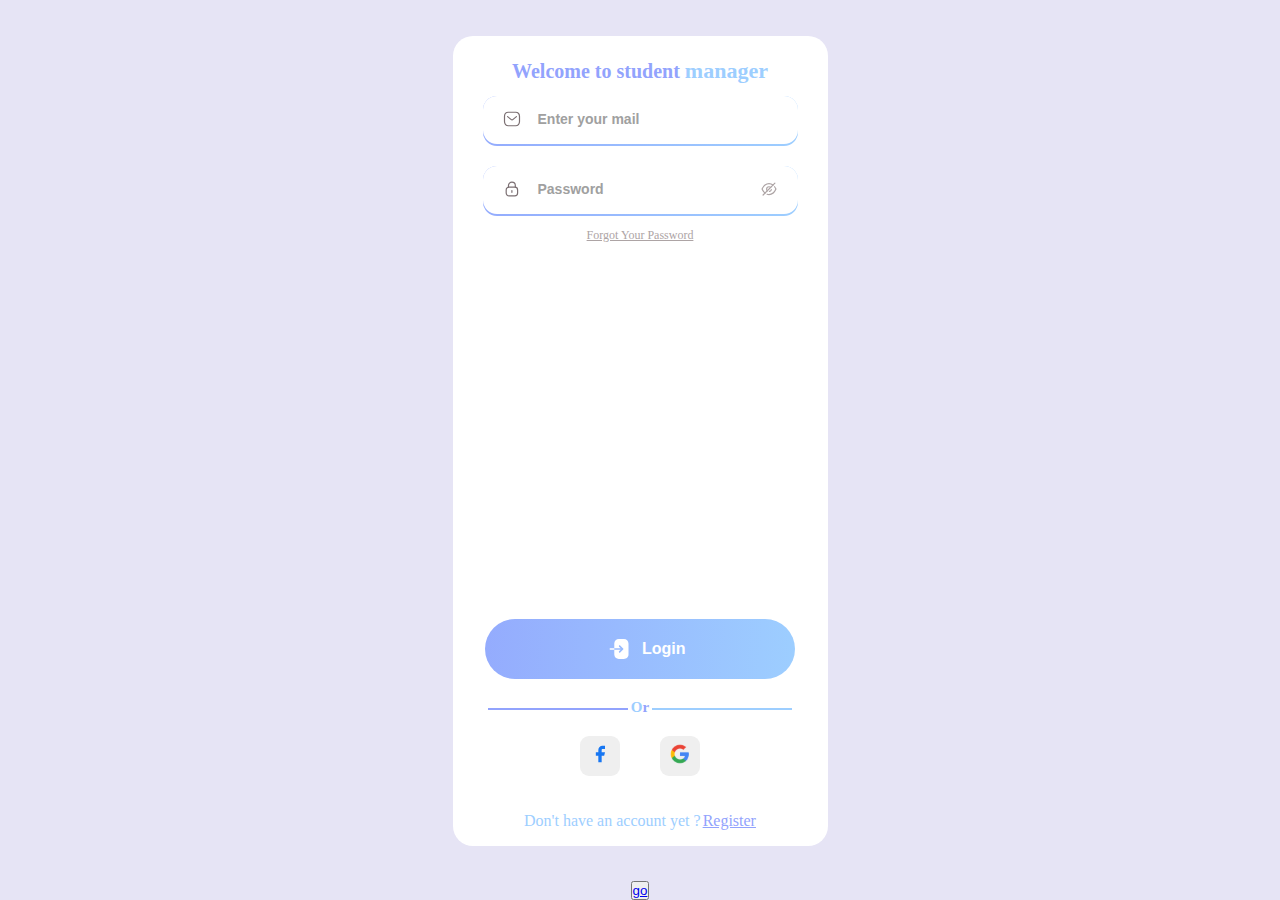
<file: index.html>
<!DOCTYPE html>
<html lang="en">

<head>
    <meta charset="UTF-8">
    <meta http-equiv="X-UA-Compatible" content="IE=edge">
    <meta name="viewport" content="width=device-width, initial-scale=1.0">
    <link rel="stylesheet" href="login.css">
    <title>Login Page</title>
</head>
<!-- 
    ====================================
    ====================================
            LOGIN PAGE ONLY
    ====================================
    ====================================

 -->

<body>

    <main class="login-form">
        <section class="part-one">
            <div class="login-header">
                <h1>Welcome to student <span> manager</span></h2>

            </div>
            <div class="login-inputs">
                <span class="border-input"> <input type="email" id="input-mail" placeholder="Enter your mail">
                </span>
                <span class="border-input"> <input type="password" id="input-password" placeholder="Password">
                </span>
            </div>
            <a href="#" class="forgot-p">Forgot Your Password</a>
        </section>


        <section class="part-two">
            <button class="login-btn" id="login-btn">
                <img src="images/icon/Login.svg" alt=""> <span class="l-span">Login</span>
            </button>
            <p class="or"><span>O</span>r</p>
            <div class="media">
                <button class="goodle"><img src="images/icon/facebook.svg" alt=""></button>
                <button class="facebook"><img src="images/icon/gogle.svg" alt=""></button>
            </div>
            <a class="register" href="#">Don't have an account yet ? <span> Register</span> </a>
        </section>

    </main>
    <button><a href="/pages/home/home.html">go</a></button>
    <script src="/script/utility.js"></script>
    <script src="/script/login.js"></script>
    <!-- https://www.figma.com/file/SINK36N28noclipKdQMMok/login-page-(Community)?node-id=1-148&t=6Y17fcaX2GcHJFlf-0 -->
</body>

</html>
</file>
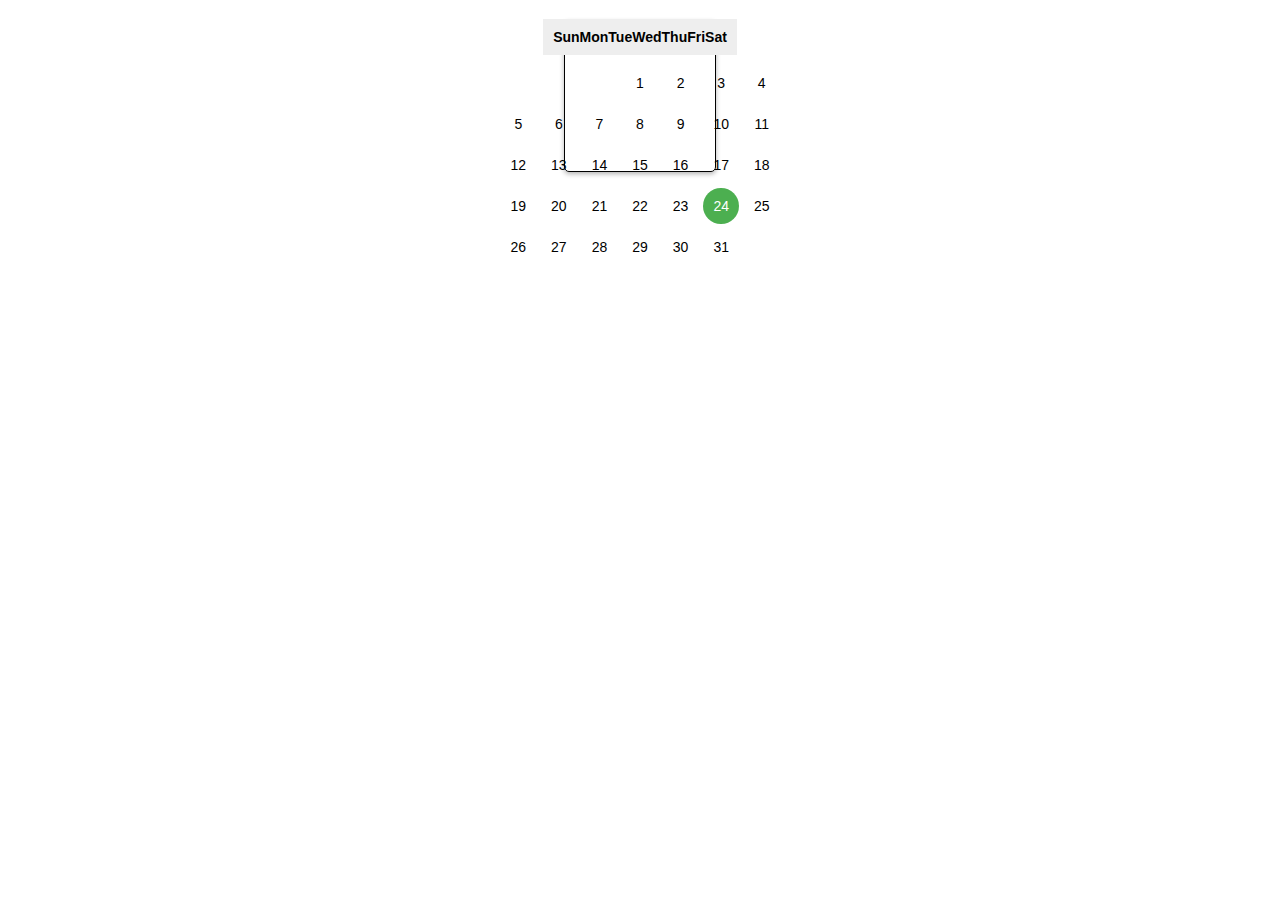
<file: calandeter/index.html>
<!DOCTYPE html>
<html>

<head>
    <meta charset="UTF-8">
    <title>Real-Time Calendar</title>
    <link rel="stylesheet" href="n.css">
</head>

<body>
    <div class="calendar" id="calendar">
        <div class="header">
            <button id="prev">&#8249;</button>
            <h2 id="month-year"></h2>
            <button id="next">&#8250;</button>
        </div>
        <div class="days">
            <div>Sun</div>
            <div>Mon</div>
            <div>Tue</div>
            <div>Wed</div>
            <div>Thu</div>
            <div>Fri</div>
            <div>Sat</div>
        </div>
        <div class="cells"></div>
    </div>

    <!-- <form>
        <label for="selected-date">Selected Date:</label>
        <input type="text" id="selected-date" name="selected-date" readonly>
    </form> -->

    <script src="n.js"></script>
</body>

</html>
</file>
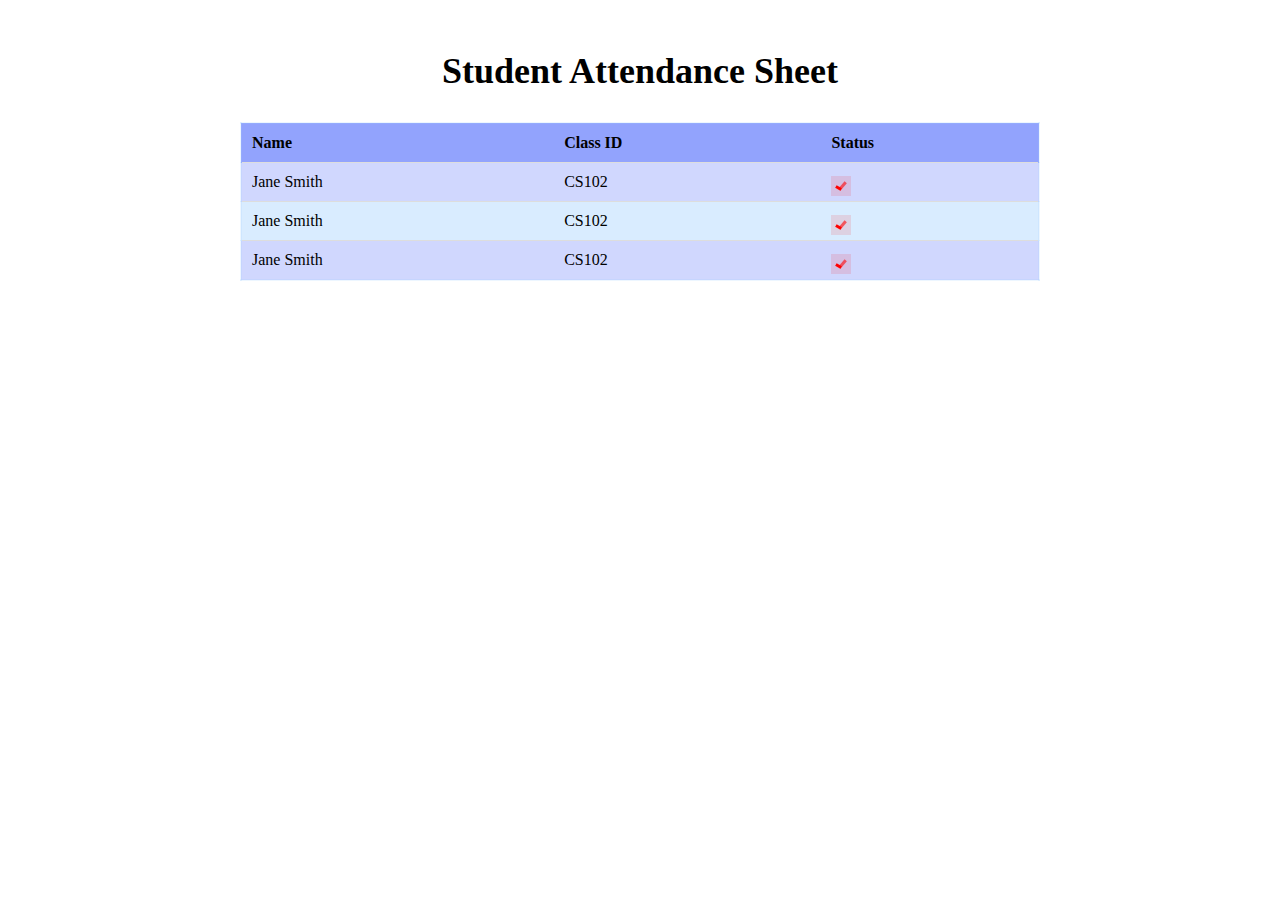
<file: test/index.html>
<!DOCTYPE html>
<html lang="en">

<head>
    <meta charset="UTF-8">
    <meta http-equiv="X-UA-Compatible" content="IE=edge">
    <meta name="viewport" content="width=device-width, initial-scale=1.0">
    <title>Document</title>
    <link rel="stylesheet" href="style.css">
</head>

<body>
    <!DOCTYPE html>
    <html>


    <div class="attendance-sheet">
        <h1>Student Attendance Sheet</h1>
        <table>
            <thead>
                <tr>
                    <th>Name</th>
                    <th>Class ID</th>
                    <th> Status</th>
                </tr>
            </thead>
            <tbody>

                <tr>
                    <td>Jane Smith</td>
                    <td>CS102</td>
                    <td>
                        <label class="checkbox-container">
                            <input type="checkbox">
                            <span class="checkmark"></span>
                        </label>
                    </td>
                </tr>
                <tr>
                    <td>Jane Smith</td>
                    <td>CS102</td>
                    <td>
                        <label class="checkbox-container">
                            <input type="checkbox">
                            <span class="checkmark"></span>
                        </label>
                    </td>
                </tr>
                <tr>
                    <td>Jane Smith</td>
                    <td>CS102</td>
                    <td>
                        <label class="checkbox-container">
                            <input type="checkbox">
                            <span class="checkmark"></span>
                        </label>
                    </td>
                </tr>

            </tbody>
        </table>
    </div>


</body>

</html>
</file>
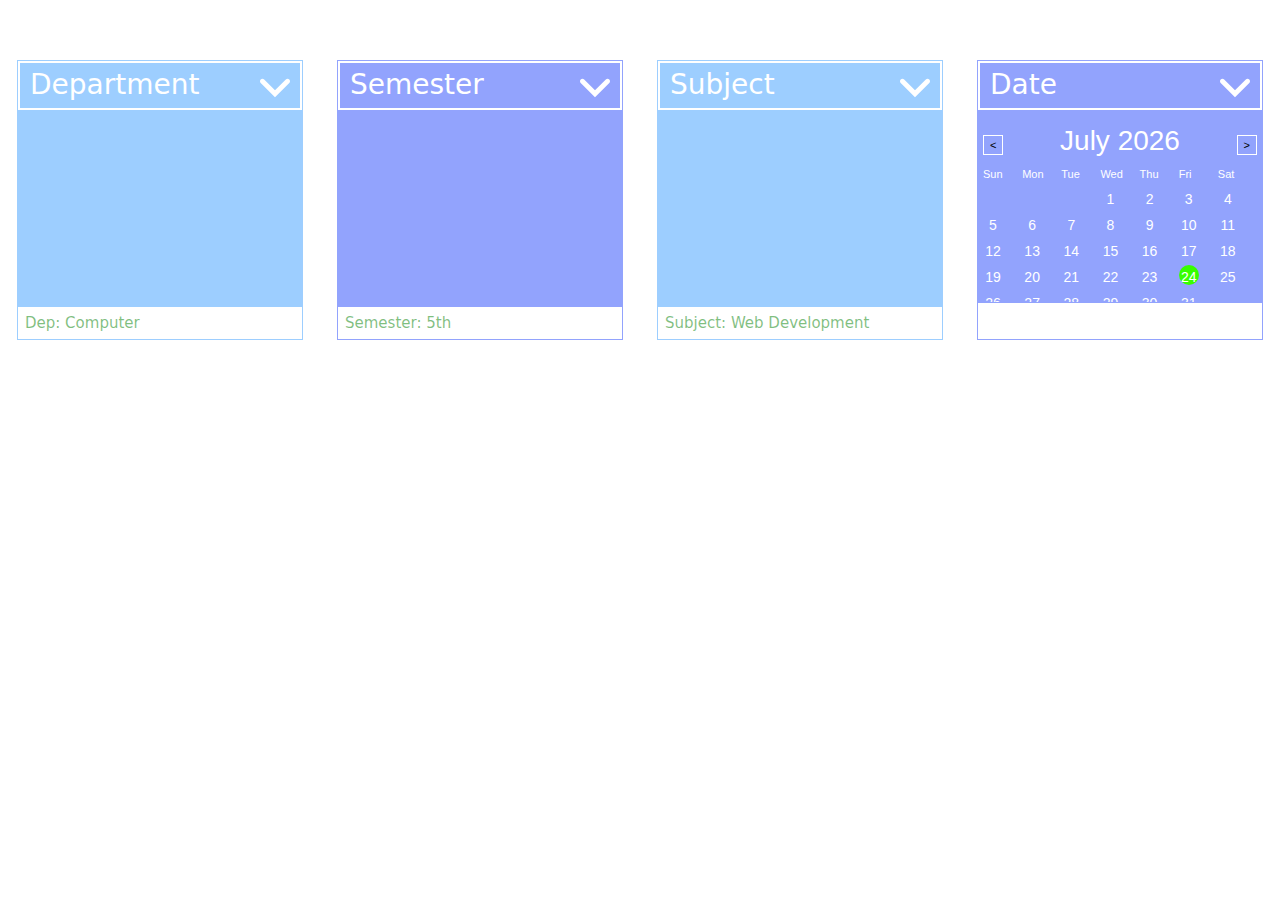
<file: pages/home/home.html>
<!DOCTYPE html>
<html lang="en">

<head>
    <meta charset="UTF-8">
    <meta http-equiv="X-UA-Compatible" content="IE=edge">
    <meta name="viewport" content="width=device-width, initial-scale=1.0">
    <link rel="stylesheet" href="../../bootstrap/css/bootstrap.min.css">
    <link rel="stylesheet" href="home.css">
    <title>Document</title>
</head>

<body>
    <header>
        <nav>

        </nav>
    </header>
    <section class="w-100 ">
        <div class="row w-100">
            <div class="col-12 col-md-6 col-lg-3">
                <div class="content">
                    <h1 class="title">Department <span> <img src="../../images/icon/angle-down.svg" alt=""></span> </h1>
                    <h2 class="selected-info">Dep: Computer</h2>

                </div>
            </div>
            <div class="col-12 col-md-6 col-lg-3 ">
                <div class="content" id="c2">
                    <h1 class="title">Semester <span> <img src="../../images/icon/angle-down.svg" alt=""></span> </h1>

                    <h2 class="selected-info">Semester: 5th</h2>

                </div>
            </div>
            <div class="col-12 col-md-6 col-lg-3">
                <div class="content">
                    <h1 class="title">Subject <span> <img src="../../images/icon/angle-down.svg" alt=""></span> </h1>
                    <h2 class="selected-info">Subject: Web Development</h2>


                </div>
            </div>
            <div class="col-12 col-md-6 col-lg-3">
                <div class="content" id="c4">
                    <h1 class="title">Date <span> <img src="../../images/icon/angle-down.svg" alt=""></span> </h1>

                    <div class="calendar">
                        <div class="header">
                            <button id="prev-btn">&lt;</button>
                            <h1 id="month-year"></h1>
                            <button id="next-btn">&gt;</button>
                        </div>
                        <div class="weekdays">
                            <div>Sun</div>
                            <div>Mon</div>
                            <div>Tue</div>
                            <div>Wed</div>
                            <div>Thu</div>
                            <div>Fri</div>
                            <div>Sat</div>
                        </div>
                        <div class="days"></div>

                    </div>

                    <input class="selected-info" type="text" id="selected-date" readonly>

                </div>
            </div>


        </div>
    </section>

    <script src="../../script/home.js"></script>
    <script src="../../bootstrap/js/bootstrap.bundle.min.js"></script>
    <!-- https://preview.themeforest.net/item/akkhor-school-management-admin-template/full_screen_preview/23687250?_ga=2.10778870.33977400.1680617099-1183953063.1674537693 -->

</body>

</html>
</file>
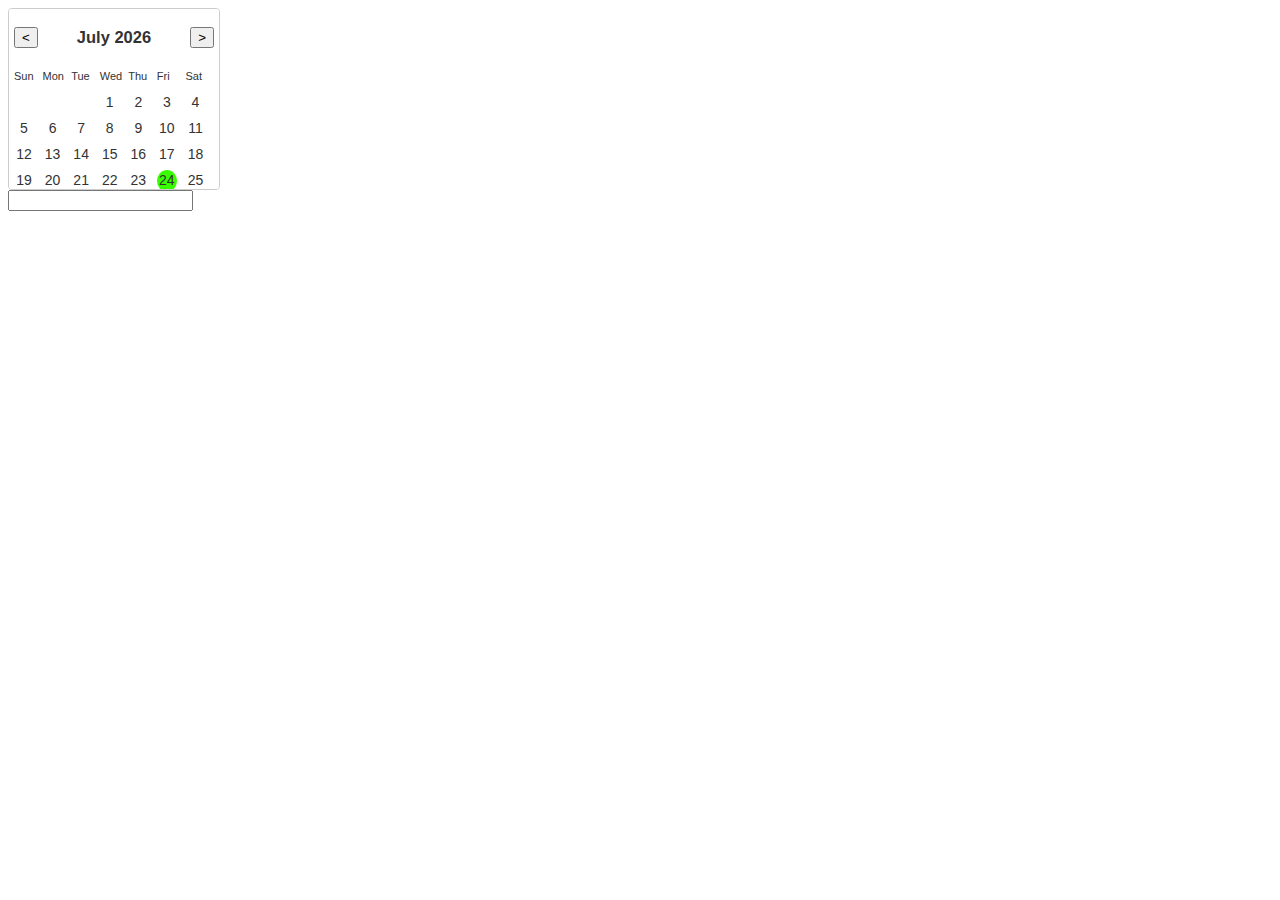
<file: pages/newCalendar/new.html>
<!DOCTYPE html>
<html lang="en">

<head>
    <meta charset="UTF-8">
    <meta http-equiv="X-UA-Compatible" content="IE=edge">
    <meta name="viewport" content="width=device-width, initial-scale=1.0">
    <title>Document</title>
    <link rel="stylesheet" href="new.css">
</head>

<body>
    <div class="calendar">
        <div class="header">
          <button id="prev-btn">&lt;</button>
          <h2 id="month-year"></h2>
          <button id="next-btn">&gt;</button>
        </div>
        <div class="weekdays">
          <div>Sun</div>
          <div>Mon</div>
          <div>Tue</div>
          <div>Wed</div>
          <div>Thu</div>
          <div>Fri</div>
          <div>Sat</div>
        </div>
        <div class="days"></div>
       
      </div>
       <input type="text" id="selected-date" readonly>
    <script src="new.js"></script>

</body>

</html>
</file>
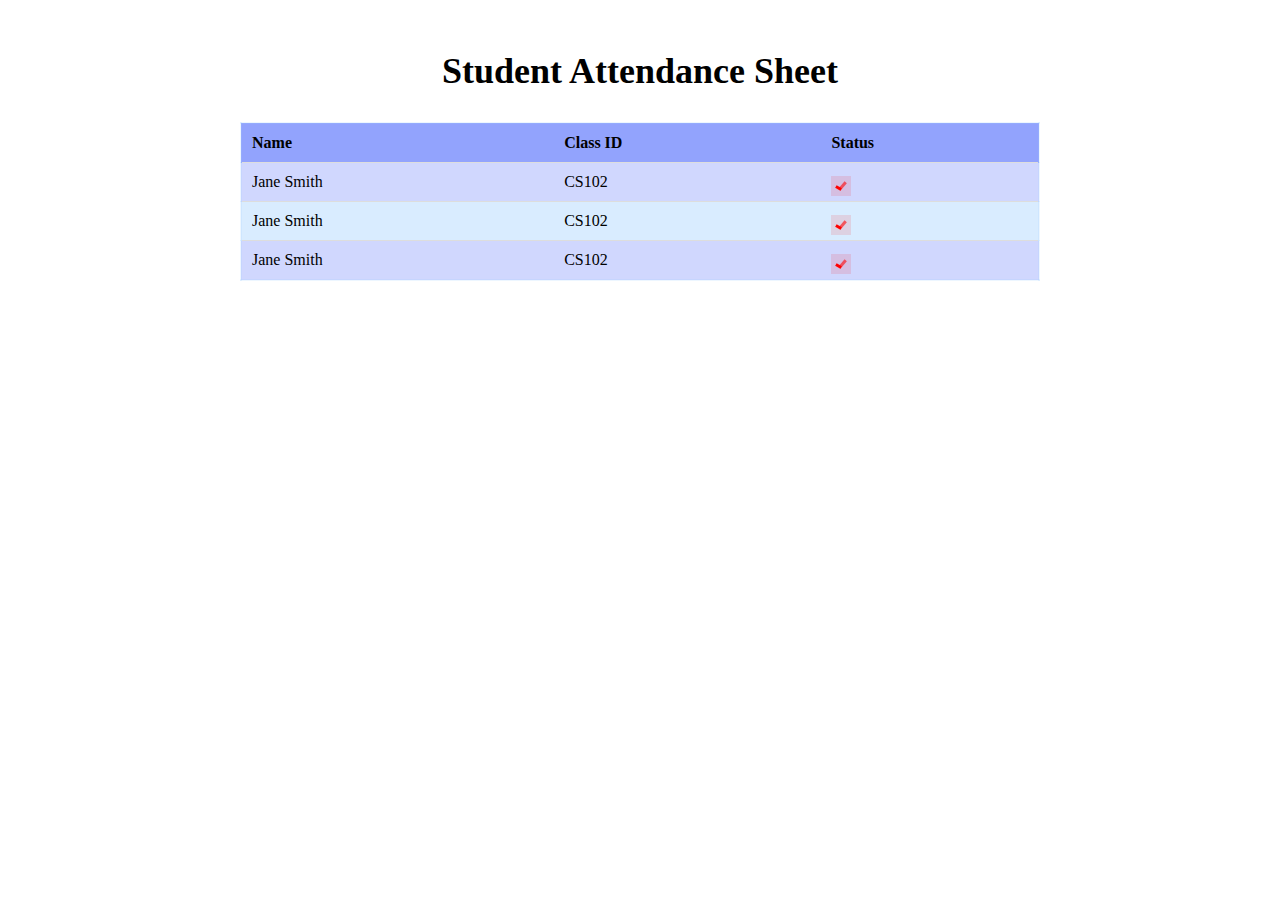
<file: pages/sheet/component.html>
<!DOCTYPE html>
<html lang="en">

<head>
    <meta charset="UTF-8">
    <meta http-equiv="X-UA-Compatible" content="IE=edge">
    <meta name="viewport" content="width=device-width, initial-scale=1.0">
    <title>Document</title>
    <link rel="stylesheet" href="component.css">
</head>

<body>
    <!DOCTYPE html>
    <html>


    <div class="attendance-sheet">
        <h1>Student Attendance Sheet</h1>
        <table>
            <thead>
                <tr>
                    <th>Name</th>
                    <th>Class ID</th>
                    <th> Status</th>
                </tr>
            </thead>
            <tbody>

                <tr>
                    <td>Jane Smith</td>
                    <td>CS102</td>
                    <td>
                        <label class="checkbox-container">
                            <input type="checkbox">
                            <span class="checkmark"></span>
                        </label>
                    </td>
                </tr>
                <tr>
                    <td>Jane Smith</td>
                    <td>CS102</td>
                    <td>
                        <label class="checkbox-container">
                            <input type="checkbox">
                            <span class="checkmark"></span>
                        </label>
                    </td>
                </tr>
                <tr>
                    <td>Jane Smith</td>
                    <td>CS102</td>
                    <td>
                        <label class="checkbox-container">
                            <input type="checkbox">
                            <span class="checkmark"></span>
                        </label>
                    </td>
                </tr>

            </tbody>
        </table>
    </div>


</body>

</html>
</file>
<file: login.css>
* {
     margin: 0;
     padding: 0;
 }

 body {
     font-family: 'Poppins';
     display: flex;
     flex-direction: column;
     align-items: center;
     justify-content: center;
     background-color: hsl(248, 47%, 64%, 0.2);
     height: 100vh;

 }

 .login-form {
     margin: auto;
     width: 375px;
     height: 90vh;
     background-color: #FFFFFF;
     display: flex;
     flex-direction: column;
     align-items: center;
     border-radius: 20px;

 }

 /* section one */

 .login-header {
     text-align: center;
     margin-top: 20px;
     font-style: normal;
     color: #92A3FD;

 }

 .login-header h1 {
     font-weight: 700;
     font-size: 20px;
     line-height: 30px;

 }

 .login-header h1>span {
     color: #9DCEFF;
     font-size: 22px;
     font-weight: bolder;

 }

 .login-inputs {
     display: flex;
     flex-direction: column;
 }

 .border-input {
     background: linear-gradient(274.42deg, #9DCEFF 0%, #92A3FD 124.45%);
     padding: 0;
     border-radius: 14px;
     height: 50px;
     margin: 10px 0;

 }

 .login-inputs input {
     height: 48px;
     width: 315px;
     border-radius: 14px;
     border: none;
     outline: none;
     font-weight: bold;
     color: hsl(248, 47%, 64%);
     padding: 12px 20px;
     box-sizing: border-box;
     transition: 1s;


 }

 input::placeholder {
     padding-left: 35px;
     font-size: 16px;
     color: #999999;

 }

 input[type="email"]::placeholder {
     background-image: url("../images/icon/Message.svg");
     background-repeat: no-repeat;
     background-position: left center;


 }

 input[type="password"]::placeholder {
     background-image: url("../images/icon/Lock.svg"), url("../images/icon/Hide-Password.svg");
     background-repeat: no-repeat, no-repeat;
     background-position: left center, right center;

 }

 .login-inputs input:hover {
     background-color: transparent;
 }

 input::placeholder {
     color: #a0a0a0;
     font-size: 14px;
 }

 input:focus {
     border: none;
     outline: none;
     box-shadow: 0 0 8px 0 #92A3FD;
 }




 .forgot-p {
     font-weight: 500;
     font-size: 12px;
     line-height: 18px;
     text-decoration-line: underline;
     color: #ADA4A5;
     transition: 1s;
     display: flex;
     justify-content: center;
 }

 .forgot-p:hover {
     color: #92A3FD;
     font-size: 13px;
 }

 /* section two */
 .part-two {
     margin-top: auto;
 }

 .login-btn {
     width: 310px;
     height: 60px;
     background: linear-gradient(274.42deg, #9DCEFF 0%, #92A3FD 124.45%);
     border-radius: 99px;
     border: none;
     font-weight: 700;
     font-size: 16px;
     line-height: 24px;
     color: #FFFFFF;
     display: flex;
     flex-direction: row;
     justify-content: center;
     align-items: center;
     position: relative;

 }

 .login-btn img {
     left: 40%;
     position: absolute;

 }

 .l-span {
     position: absolute;
     left: 50%;
     transition: 1s;
     padding: 2px;
     border-radius: 10px;

 }

 .login-btn:hover .l-span {
     background-color: white;
     color: #92A3FD;
     box-shadow: 0 0 8px 0 #92A3FD;
 }

 .or {
     font-size: 15px;
     font-weight: bold;
     color: #92A3FD;
     text-align: center;
     margin-top: 20px;
     position: relative;
 }

 .or>span {
     color: #9DCEFF;

 }

 .or::after {
     content: '';
     position: absolute;
     width: 138px;
     height: 0px;
     border: 1px solid #9DCEFF;
     top: 9px;
     right: 3px;
 }

 .or::before {
     content: '';
     position: absolute;
     width: 138px;
     height: 0px;
     border: 1px solid #92A3FD;
     left: 3px;
     top: 9px;
 }

 .media {
     width: 98%;
     margin: auto;
     display: flex;
     flex-direction: row;
     justify-content: center;
 }

 .media button {
     outline: none;
     border: none;
     border-radius: 9px;
     width: 40px;
     height: 40px;
     margin: 20px 20px;
     transition: 1s;
 }

 .media button:hover {
     background-color: white;
     box-shadow: 0 0 8px 0 #92A3FD;
 }

 .register {
     display: flex;
     flex-direction: row;
     justify-content: center;
     align-items: center;
     height: 50px;
     text-decoration: none;
     color: #9DCEFF;
 }

 .register>span {
     color: #92A3FD;

     text-decoration: underline;
     margin-left: 2px;
 }



 /* responsive */
 @media (max-width: 600px) {
     body {
         height: 100vh;

     }

     .part-one,
     .part-two {
         width: 100%;
         display: flex;
         flex-direction: column;
         align-items: center;
         justify-self: center;
     }

     .login-form {
         width: 300px;
         overflow: hidden;
         height: 90vh;

     }

     .login-header {
         width: 90%;
     }

     .login-header h1 {
         font-size: 15px;
     }

     .login-inputs {
         width: 90%;
     }

     .border-input {
         margin-right: 10px;
         margin-left: 10px;
     }

     .border-input input {
         width: 100%;
     }


     .login-btn {
         width: 90%;
         height: 40px;
     }

     .login-btn img {
         width: 18px;
     }

     .l-span {
         font-size: 16px;
     }


     .or,
     .media {
         width: 100%;
     }

     .media button {
         width: 40px;
         height: 40px;
     }

     .or::after,
     .or::before {
         width: 130px;
     }

     .register {
         font-size: 14px;
         width: 90%;
     }


 }
</file>
<file: calandeter/n.css>
body {
    font-family: Arial, sans-serif;
    margin: 0;
    padding: 0;
  }
  #calendar {
    display: flex;
    flex-direction: column;
    justify-content: center;
    align-items: center;
    height: 150px;
    width: 150px;
    font-size: 14px;
    border: 1px solid black;
    border-radius: 5px;
    box-shadow: 0px 2px 5px rgba(0, 0, 0, 0.3);
  }
  .calendar {
    max-width: 400px;
    margin: 20px auto;
    border: 1px solid #ccc;
    border-radius: 5px;
  }
  
  .header {
    display: flex;
    justify-content: space-between;
    align-items: center;
    padding: 10px;
  }
  
  .days {
    display: flex;
    justify-content: space-between;
    align-items: center;
    background-color: #eee;
    padding: 10px;
    font-weight: bold;
  }
  
  .cells {
    display: grid;
    grid-template-columns: repeat(7, 1fr);
    gap: 5px;
    padding: 10px;
  }
  
  .cells div {
    text-align: center;
    padding: 10px;
    border-radius: 50%;
    cursor: pointer;
  }
  
  .cells div:hover {
    background-color: #eee;
  }
  
  .today {
    background-color: #4CAF50;
    color: white;
  }
  
  form {
    max-width: 400px;
    margin: 20px auto;
    text-align: center;
  }
  
  form label {
    display: block;
    margin-bottom: 10px;
    font-weight: bold;
  }
  
  form input[type="text"] {
    width: 100%;
    padding: 10px;
    border: 1px solid #ccc;
    border-radius: 5px;
  }
</file>
<file: test/style.css>
.attendance-sheet {
    margin: 50px auto;
    max-width: 800px;
    text-align: center;

}

h1 {
    font-size: 36px;
    margin-bottom: 30px;
}

table {
    width: 100%;
    border-collapse: collapse;
    border: 2px solid  hsla(210, 100%, 81%, 0.183);
}

th,
td {
    padding: 10px;
    text-align: left;
    border-bottom: 1px solid #ddd;
}

th {
     background-color:#92A3FD ;
}

input[type="checkbox"] {
    appearance: none;
    background-color: #ddd;
    width: 16px;
    height: 16px;
    border: none;
    outline: none;
    cursor: pointer;
    margin: 0 auto;
}



table tr:nth-child(odd) {
    background-color:hsla(230, 96%, 78%, 0.432);
}
table tr:nth-child(even) {
    background-color: hsla(210, 100%, 81%, 0.39);
}

/*  */
.checkbox-container {
    display: block;
    position: relative;
    padding-left: 28px;
    margin-bottom: 12px;
    cursor: pointer;
    font-size: 18px;
    user-select: none;
}

.checkbox-container input {
    position: absolute;
    opacity: 0;
    cursor: pointer;
    height: 0;
    width: 0;
}

.checkmark {
    position: absolute;
    top: 0;
    left: 0;
    height: 20px;
    width: 20px;
    background-color: rgba(255, 0, 0, 0.114);
}

.checkbox-container input:checked+.checkmark {
    background-color: hsla(120, 100%, 25%, 0.288);
}

.checkbox-container input:checked~.checkmark::before {
    content: "";
    position: absolute;
    left: 10px;
    top: 5px;
    width: 3px;
    height: 10px;
    border-width: 0 3px 3px 0;
    transform: rotate(40deg);
    background-color: #008000;
    /* Add this line to change the color of the tick mark */
}

.checkbox-container input:checked~.checkmark::after {
    content: "";
    position: absolute;
    left: 6px;
    top: 9px;
    width: 3px;
    height: 6px;
    transform: rotate(120deg);
    background-color: green;
    /* Add this line to change the color of the tick mark */
}

.checkbox-container .checkmark::before {
    content: "";
    position: absolute;
    left: 10px;
    top: 5px;
    width: 3px;
    height: 10px;
    border-width: 0 3px 3px 0;
    transform: rotate(40deg);
    background-color: hsla(0, 100%, 50%, 0.587);
    /* Add this line to change the color of the tick mark */
}

.checkbox-container .checkmark::after {
    content: "";
    position: absolute;
    left: 6px;
    top: 9px;
    width: 3px;
    height: 6px;
    transform: rotate(120deg);
    background-color: red;
    /* Add this line to change the color of the tick mark */
}
</file>
<file: pages/home/home.css>
section {
    margin-top: 50px;
    max-width: 1280px;
    display: flex;
    flex-direction: column;
    justify-content: center;
    align-items: center;

}

.content {
    background-color: #9DCEFF;
    height: 280px;
    margin: 10px 5px;
    color: white;
    display: flex;
    flex-direction: column;
    justify-content: space-between;
    border: 1px solid #9DCEFF;

}

.title {
    padding: 5px 10px;
    border: 2px solid white;
    font-size: 28px;

}

.title img {
    width: 30px;
    float: right;
    margin-top: 5px;
}

#c2 {
    border: 1px solid #92A3FD;

    background-color: #92A3FD;

}

#c4 {
    border: 1px solid #92A3FD;
    background-color: #92A3FD;

}

.selected-info {
    margin-top: auto;
    font-size: 15px;
    width: 100%;
    border: 2px solid white;
    background-color: white;
    margin: 0 auto;
    padding: 5px;
    color: hsl(120, 100%, 25%, 0.5);

}

/* calendar */
.calendar {
    height: 182px;
    border-radius: 4px;
    font-family: Arial, sans-serif;
    font-size: 11px;
    color: white;
    padding: 5px;
}

#month-year {
    font-size: 28px;
}

.today {
    background-color: rgb(55, 255, 0);
}

.header {
    display: flex;
    align-items: center;
    justify-content: space-between;
}

.header button {
    background-color: #92A3FD;
    border: 1px solid white;
}

.weekdays {
    display: grid;
    grid-template-columns: repeat(7, 1fr);
    margin-bottom: 5px;
}

.days {
    display: grid;
    grid-template-columns: repeat(7, 1fr);
    grid-auto-rows: minmax(26px, auto);
    height: 115px;
    overflow-y: scroll;
}

.days div {
    height: 20px;
    width: 20px;
    padding-top: 2px;
    text-align: center;
    border-radius: 50%;
    font-size: 14px;

}

.days div:hover {
    background-color: #9DCEFF;

    cursor: pointer;
}
</file>
<file: pages/newCalendar/new.css>
.calendar {
    max-width: 200px;
    height: 170px;
    background-color: #fff;
    border: 1px solid #ccc;
    border-radius: 4px;
    font-family: Arial, sans-serif;
    font-size: 11px;
    color: #333;
    padding: 5px;
    overflow-y: scroll;
}
.today {
    background-color: rgb(55, 255, 0);
  }
.header {
    display: flex;
    align-items: center;
    justify-content: space-between;
    margin-bottom: 10px;
}

.weekdays {
    display: grid;
    grid-template-columns: repeat(7, 1fr);
    margin-bottom: 10px;
}

.days {
    display: grid;
    grid-template-columns: repeat(7, 1fr);
    grid-auto-rows: minmax(26px, auto);
}

.days div {
    height: 20px;
    width: 20px;
    padding-top: 2px;
    text-align: center;
    border-radius: 50%;
    font-size: 14px;

}

.days div:hover {
    background-color: #9DCEFF;

    cursor: pointer;
}
</file>
<file: pages/sheet/component.css>
.attendance-sheet {
    margin: 50px auto;
    max-width: 800px;
    text-align: center;

}

h1 {
    font-size: 36px;
    margin-bottom: 30px;
}

table {
    width: 100%;
    border-collapse: collapse;
    border: 2px solid  hsla(210, 100%, 81%, 0.183);
}

th,
td {
    padding: 10px;
    text-align: left;
    border-bottom: 1px solid #ddd;
}

th {
     background-color:#92A3FD ;
}

input[type="checkbox"] {
    appearance: none;
    background-color: #ddd;
    width: 16px;
    height: 16px;
    border: none;
    outline: none;
    cursor: pointer;
    margin: 0 auto;
}



table tr:nth-child(odd) {
    background-color:hsla(230, 96%, 78%, 0.432);
}
table tr:nth-child(even) {
    background-color: hsla(210, 100%, 81%, 0.39);
}

/*  */
.checkbox-container {
    display: block;
    position: relative;
    padding-left: 28px;
    margin-bottom: 12px;
    cursor: pointer;
    font-size: 18px;
    user-select: none;
}

.checkbox-container input {
    position: absolute;
    opacity: 0;
    cursor: pointer;
    height: 0;
    width: 0;
}

.checkmark {
    position: absolute;
    top: 0;
    left: 0;
    height: 20px;
    width: 20px;
    background-color: rgba(255, 0, 0, 0.114);
}

.checkbox-container input:checked+.checkmark {
    background-color: hsla(120, 100%, 25%, 0.288);
}

.checkbox-container input:checked~.checkmark::before {
    content: "";
    position: absolute;
    left: 10px;
    top: 5px;
    width: 3px;
    height: 10px;
    border-width: 0 3px 3px 0;
    transform: rotate(40deg);
    background-color: #008000;
    /* Add this line to change the color of the tick mark */
}

.checkbox-container input:checked~.checkmark::after {
    content: "";
    position: absolute;
    left: 6px;
    top: 9px;
    width: 3px;
    height: 6px;
    transform: rotate(120deg);
    background-color: green;
    /* Add this line to change the color of the tick mark */
}

.checkbox-container .checkmark::before {
    content: "";
    position: absolute;
    left: 10px;
    top: 5px;
    width: 3px;
    height: 10px;
    border-width: 0 3px 3px 0;
    transform: rotate(40deg);
    background-color: hsla(0, 100%, 50%, 0.587);
    /* Add this line to change the color of the tick mark */
}

.checkbox-container .checkmark::after {
    content: "";
    position: absolute;
    left: 6px;
    top: 9px;
    width: 3px;
    height: 6px;
    transform: rotate(120deg);
    background-color: red;
    /* Add this line to change the color of the tick mark */
}
</file>
